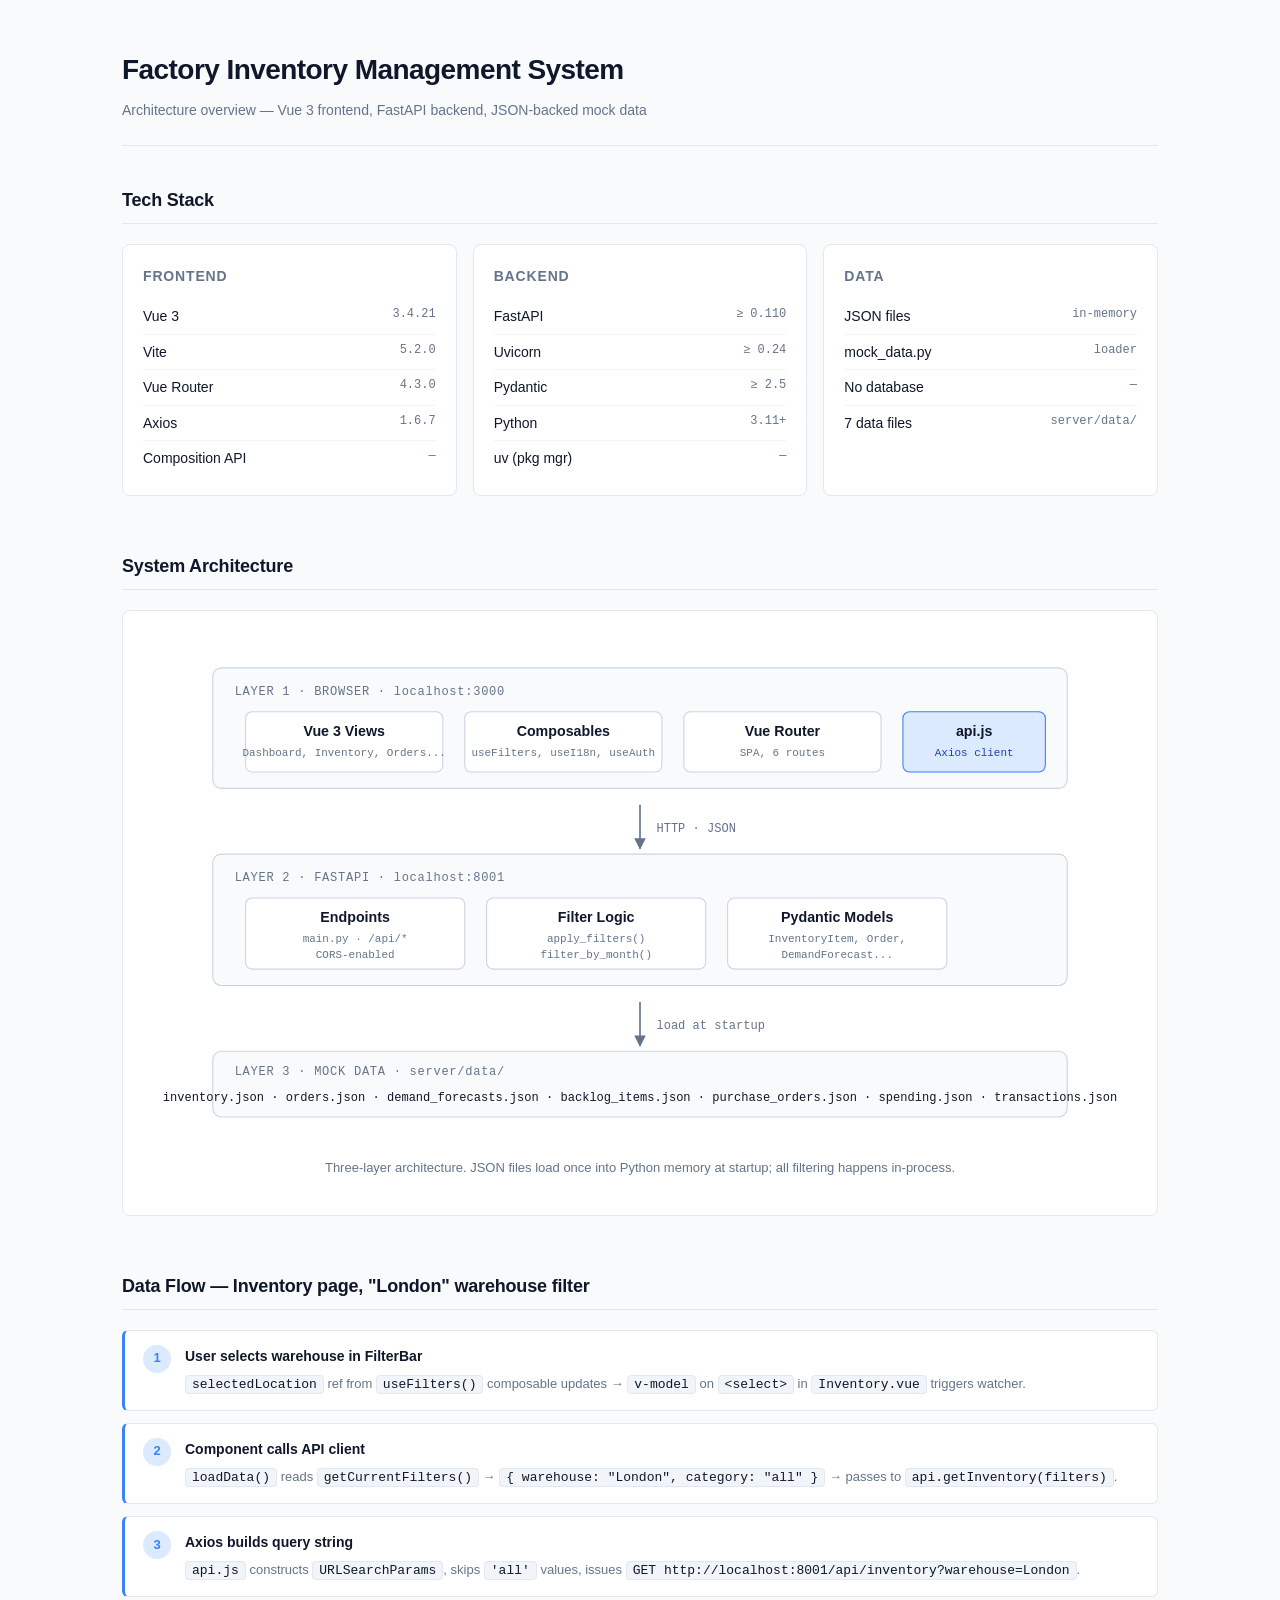
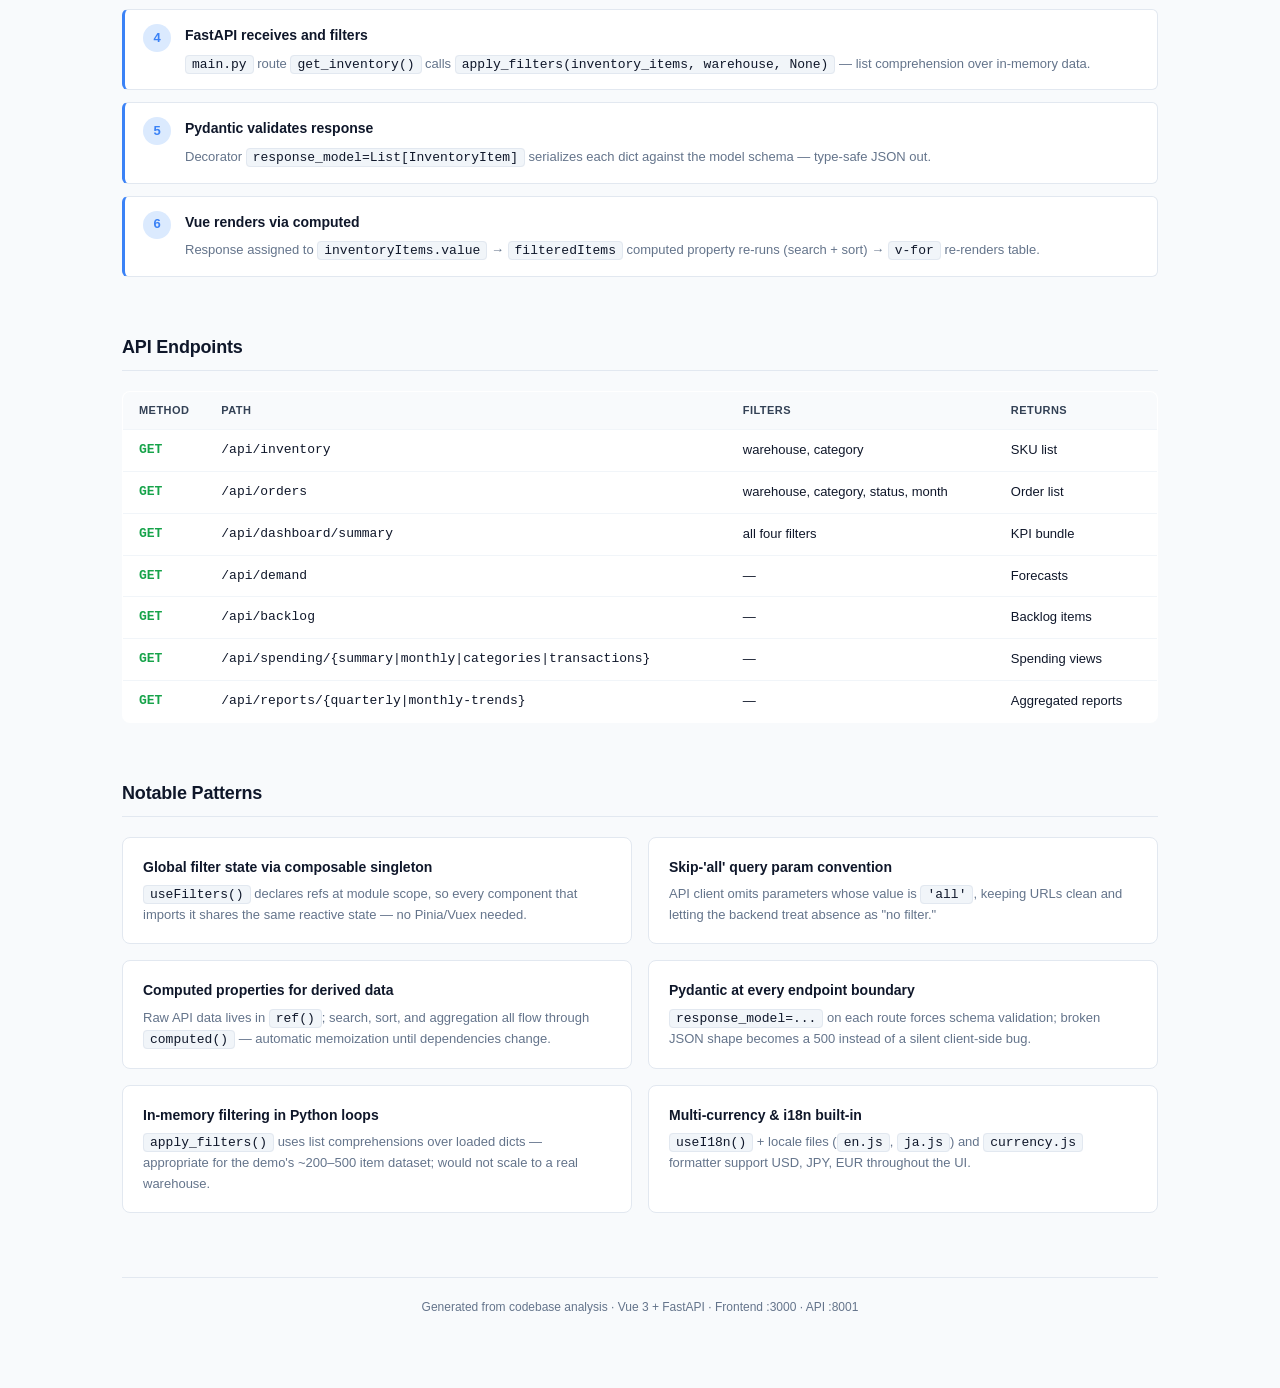
<file: docs/architecture.html>
<!DOCTYPE html>
<html lang="en">
<head>
  <meta charset="UTF-8" />
  <meta name="viewport" content="width=device-width, initial-scale=1.0" />
  <title>Architecture — Factory Inventory Management System</title>
  <style>
    :root {
      --slate-900: #0f172a;
      --slate-700: #334155;
      --slate-500: #64748b;
      --slate-300: #cbd5e1;
      --slate-200: #e2e8f0;
      --slate-100: #f1f5f9;
      --slate-50: #f8fafc;
      --accent: #3b82f6;
      --accent-soft: #dbeafe;
      --green: #16a34a;
      --amber: #d97706;
      --red: #dc2626;
      --mono: ui-monospace, SFMono-Regular, "SF Mono", Menlo, Consolas, monospace;
      --sans: -apple-system, BlinkMacSystemFont, "Segoe UI", Roboto, sans-serif;
    }

    * { box-sizing: border-box; }

    body {
      font-family: var(--sans);
      color: var(--slate-900);
      background: var(--slate-50);
      margin: 0;
      line-height: 1.6;
      font-size: 15px;
    }

    .page {
      max-width: 1100px;
      margin: 0 auto;
      padding: 48px 32px 80px;
    }

    header {
      border-bottom: 1px solid var(--slate-200);
      padding-bottom: 24px;
      margin-bottom: 40px;
    }

    h1 {
      font-size: 28px;
      font-weight: 700;
      letter-spacing: -0.02em;
      margin: 0 0 6px;
      color: var(--slate-900);
    }

    .subtitle {
      color: var(--slate-500);
      font-size: 14px;
      margin: 0;
    }

    section {
      margin-bottom: 56px;
    }

    h2 {
      font-size: 18px;
      font-weight: 600;
      letter-spacing: -0.01em;
      margin: 0 0 20px;
      color: var(--slate-900);
      padding-bottom: 8px;
      border-bottom: 1px solid var(--slate-200);
    }

    h3 {
      font-size: 14px;
      font-weight: 600;
      text-transform: uppercase;
      letter-spacing: 0.06em;
      color: var(--slate-500);
      margin: 0 0 12px;
    }

    p { margin: 0 0 12px; color: var(--slate-700); }

    code, .mono {
      font-family: var(--mono);
      font-size: 13px;
      background: var(--slate-100);
      color: var(--slate-900);
      padding: 1px 6px;
      border-radius: 4px;
      border: 1px solid var(--slate-200);
    }

    /* Tech-stack grid */
    .stack {
      display: grid;
      grid-template-columns: repeat(3, 1fr);
      gap: 16px;
    }

    .card {
      background: white;
      border: 1px solid var(--slate-200);
      border-radius: 8px;
      padding: 20px;
    }

    .card h3 { margin-top: 0; }

    .card ul {
      list-style: none;
      padding: 0;
      margin: 0;
    }

    .card li {
      display: flex;
      justify-content: space-between;
      padding: 6px 0;
      border-bottom: 1px solid var(--slate-100);
      font-size: 14px;
    }

    .card li:last-child { border-bottom: none; }

    .card li .name { color: var(--slate-900); font-weight: 500; }
    .card li .version { color: var(--slate-500); font-family: var(--mono); font-size: 12px; }

    /* Architecture diagram */
    .diagram-wrap {
      background: white;
      border: 1px solid var(--slate-200);
      border-radius: 8px;
      padding: 24px;
      overflow-x: auto;
    }

    .diagram-caption {
      font-size: 13px;
      color: var(--slate-500);
      margin-top: 12px;
      text-align: center;
    }

    /* Data flow */
    .flow {
      display: grid;
      grid-template-columns: 1fr;
      gap: 12px;
    }

    .flow-step {
      background: white;
      border: 1px solid var(--slate-200);
      border-left: 3px solid var(--accent);
      border-radius: 6px;
      padding: 14px 18px;
      display: grid;
      grid-template-columns: 28px 1fr;
      gap: 14px;
      align-items: start;
    }

    .flow-step .num {
      width: 28px;
      height: 28px;
      border-radius: 50%;
      background: var(--accent-soft);
      color: var(--accent);
      font-weight: 600;
      font-size: 13px;
      display: flex;
      align-items: center;
      justify-content: center;
    }

    .flow-step .body strong {
      display: block;
      color: var(--slate-900);
      margin-bottom: 4px;
      font-size: 14px;
    }

    .flow-step .body span {
      color: var(--slate-500);
      font-size: 13px;
    }

    /* Pattern list */
    .patterns {
      display: grid;
      grid-template-columns: repeat(2, 1fr);
      gap: 16px;
    }

    .pattern {
      background: white;
      border: 1px solid var(--slate-200);
      border-radius: 8px;
      padding: 18px 20px;
    }

    .pattern h4 {
      margin: 0 0 6px;
      font-size: 14px;
      font-weight: 600;
      color: var(--slate-900);
    }

    .pattern p {
      margin: 0;
      font-size: 13px;
      color: var(--slate-500);
      line-height: 1.55;
    }

    /* Endpoints table */
    .endpoints {
      width: 100%;
      border-collapse: collapse;
      background: white;
      border: 1px solid var(--slate-200);
      border-radius: 8px;
      overflow: hidden;
      font-size: 13px;
    }

    .endpoints th, .endpoints td {
      text-align: left;
      padding: 10px 16px;
      border-bottom: 1px solid var(--slate-100);
    }

    .endpoints th {
      background: var(--slate-50);
      font-weight: 600;
      color: var(--slate-700);
      text-transform: uppercase;
      letter-spacing: 0.04em;
      font-size: 11px;
    }

    .endpoints td.method {
      font-family: var(--mono);
      color: var(--green);
      font-weight: 600;
      width: 60px;
    }

    .endpoints td.path {
      font-family: var(--mono);
      color: var(--slate-900);
    }

    .endpoints tr:last-child td { border-bottom: none; }

    footer {
      margin-top: 64px;
      padding-top: 20px;
      border-top: 1px solid var(--slate-200);
      font-size: 12px;
      color: var(--slate-500);
      text-align: center;
    }

    @media (max-width: 720px) {
      .stack, .patterns { grid-template-columns: 1fr; }
      .page { padding: 24px 16px 60px; }
    }
  </style>
</head>
<body>
  <div class="page">

    <header>
      <h1>Factory Inventory Management System</h1>
      <p class="subtitle">Architecture overview — Vue 3 frontend, FastAPI backend, JSON-backed mock data</p>
    </header>

    <!-- TECH STACK -->
    <section>
      <h2>Tech Stack</h2>
      <div class="stack">
        <div class="card">
          <h3>Frontend</h3>
          <ul>
            <li><span class="name">Vue 3</span><span class="version">3.4.21</span></li>
            <li><span class="name">Vite</span><span class="version">5.2.0</span></li>
            <li><span class="name">Vue Router</span><span class="version">4.3.0</span></li>
            <li><span class="name">Axios</span><span class="version">1.6.7</span></li>
            <li><span class="name">Composition API</span><span class="version">—</span></li>
          </ul>
        </div>
        <div class="card">
          <h3>Backend</h3>
          <ul>
            <li><span class="name">FastAPI</span><span class="version">&ge; 0.110</span></li>
            <li><span class="name">Uvicorn</span><span class="version">&ge; 0.24</span></li>
            <li><span class="name">Pydantic</span><span class="version">&ge; 2.5</span></li>
            <li><span class="name">Python</span><span class="version">3.11+</span></li>
            <li><span class="name">uv (pkg mgr)</span><span class="version">—</span></li>
          </ul>
        </div>
        <div class="card">
          <h3>Data</h3>
          <ul>
            <li><span class="name">JSON files</span><span class="version">in-memory</span></li>
            <li><span class="name">mock_data.py</span><span class="version">loader</span></li>
            <li><span class="name">No database</span><span class="version">—</span></li>
            <li><span class="name">7 data files</span><span class="version">server/data/</span></li>
          </ul>
        </div>
      </div>
    </section>

    <!-- ARCHITECTURE DIAGRAM -->
    <section>
      <h2>System Architecture</h2>
      <div class="diagram-wrap">
        <svg viewBox="0 0 900 460" width="100%" preserveAspectRatio="xMidYMid meet" role="img" aria-label="Three-layer architecture diagram">
          <defs>
            <marker id="arrow" viewBox="0 0 10 10" refX="9" refY="5" markerWidth="7" markerHeight="7" orient="auto-start-reverse">
              <path d="M0,0 L10,5 L0,10 z" fill="#64748b" />
            </marker>
          </defs>

          <!-- BROWSER / CLIENT LAYER -->
          <rect x="60" y="30" width="780" height="110" rx="8" fill="#f8fafc" stroke="#cbd5e1" stroke-width="1" />
          <text x="80" y="55" font-family="ui-monospace, monospace" font-size="11" fill="#64748b" letter-spacing="0.06em">LAYER 1 · BROWSER · localhost:3000</text>

          <rect x="90" y="70" width="180" height="55" rx="6" fill="white" stroke="#cbd5e1" />
          <text x="180" y="92" text-anchor="middle" font-family="-apple-system, sans-serif" font-size="13" font-weight="600" fill="#0f172a">Vue 3 Views</text>
          <text x="180" y="110" text-anchor="middle" font-family="ui-monospace, monospace" font-size="10" fill="#64748b">Dashboard, Inventory, Orders...</text>

          <rect x="290" y="70" width="180" height="55" rx="6" fill="white" stroke="#cbd5e1" />
          <text x="380" y="92" text-anchor="middle" font-family="-apple-system, sans-serif" font-size="13" font-weight="600" fill="#0f172a">Composables</text>
          <text x="380" y="110" text-anchor="middle" font-family="ui-monospace, monospace" font-size="10" fill="#64748b">useFilters, useI18n, useAuth</text>

          <rect x="490" y="70" width="180" height="55" rx="6" fill="white" stroke="#cbd5e1" />
          <text x="580" y="92" text-anchor="middle" font-family="-apple-system, sans-serif" font-size="13" font-weight="600" fill="#0f172a">Vue Router</text>
          <text x="580" y="110" text-anchor="middle" font-family="ui-monospace, monospace" font-size="10" fill="#64748b">SPA, 6 routes</text>

          <rect x="690" y="70" width="130" height="55" rx="6" fill="#dbeafe" stroke="#3b82f6" />
          <text x="755" y="92" text-anchor="middle" font-family="-apple-system, sans-serif" font-size="13" font-weight="600" fill="#0f172a">api.js</text>
          <text x="755" y="110" text-anchor="middle" font-family="ui-monospace, monospace" font-size="10" fill="#1e40af">Axios client</text>

          <!-- Arrow down: client → backend -->
          <line x1="450" y1="155" x2="450" y2="195" stroke="#64748b" stroke-width="1.5" marker-end="url(#arrow)" />
          <text x="465" y="180" font-family="ui-monospace, monospace" font-size="11" fill="#64748b">HTTP · JSON</text>

          <!-- BACKEND LAYER -->
          <rect x="60" y="200" width="780" height="120" rx="8" fill="#f8fafc" stroke="#cbd5e1" stroke-width="1" />
          <text x="80" y="225" font-family="ui-monospace, monospace" font-size="11" fill="#64748b" letter-spacing="0.06em">LAYER 2 · FASTAPI · localhost:8001</text>

          <rect x="90" y="240" width="200" height="65" rx="6" fill="white" stroke="#cbd5e1" />
          <text x="190" y="262" text-anchor="middle" font-family="-apple-system, sans-serif" font-size="13" font-weight="600" fill="#0f172a">Endpoints</text>
          <text x="190" y="280" text-anchor="middle" font-family="ui-monospace, monospace" font-size="10" fill="#64748b">main.py · /api/*</text>
          <text x="190" y="295" text-anchor="middle" font-family="ui-monospace, monospace" font-size="10" fill="#64748b">CORS-enabled</text>

          <rect x="310" y="240" width="200" height="65" rx="6" fill="white" stroke="#cbd5e1" />
          <text x="410" y="262" text-anchor="middle" font-family="-apple-system, sans-serif" font-size="13" font-weight="600" fill="#0f172a">Filter Logic</text>
          <text x="410" y="280" text-anchor="middle" font-family="ui-monospace, monospace" font-size="10" fill="#64748b">apply_filters()</text>
          <text x="410" y="295" text-anchor="middle" font-family="ui-monospace, monospace" font-size="10" fill="#64748b">filter_by_month()</text>

          <rect x="530" y="240" width="200" height="65" rx="6" fill="white" stroke="#cbd5e1" />
          <text x="630" y="262" text-anchor="middle" font-family="-apple-system, sans-serif" font-size="13" font-weight="600" fill="#0f172a">Pydantic Models</text>
          <text x="630" y="280" text-anchor="middle" font-family="ui-monospace, monospace" font-size="10" fill="#64748b">InventoryItem, Order,</text>
          <text x="630" y="295" text-anchor="middle" font-family="ui-monospace, monospace" font-size="10" fill="#64748b">DemandForecast...</text>

          <!-- Arrow down: backend → data -->
          <line x1="450" y1="335" x2="450" y2="375" stroke="#64748b" stroke-width="1.5" marker-end="url(#arrow)" />
          <text x="465" y="360" font-family="ui-monospace, monospace" font-size="11" fill="#64748b">load at startup</text>

          <!-- DATA LAYER -->
          <rect x="60" y="380" width="780" height="60" rx="8" fill="#f8fafc" stroke="#cbd5e1" stroke-width="1" />
          <text x="80" y="402" font-family="ui-monospace, monospace" font-size="11" fill="#64748b" letter-spacing="0.06em">LAYER 3 · MOCK DATA · server/data/</text>

          <text x="450" y="425" text-anchor="middle" font-family="ui-monospace, monospace" font-size="11" fill="#0f172a">
            inventory.json · orders.json · demand_forecasts.json · backlog_items.json · purchase_orders.json · spending.json · transactions.json
          </text>
        </svg>
        <p class="diagram-caption">Three-layer architecture. JSON files load once into Python memory at startup; all filtering happens in-process.</p>
      </div>
    </section>

    <!-- DATA FLOW -->
    <section>
      <h2>Data Flow — Inventory page, "London" warehouse filter</h2>
      <div class="flow">
        <div class="flow-step">
          <div class="num">1</div>
          <div class="body">
            <strong>User selects warehouse in FilterBar</strong>
            <span><code>selectedLocation</code> ref from <code>useFilters()</code> composable updates → <code>v-model</code> on <code>&lt;select&gt;</code> in <code>Inventory.vue</code> triggers watcher.</span>
          </div>
        </div>
        <div class="flow-step">
          <div class="num">2</div>
          <div class="body">
            <strong>Component calls API client</strong>
            <span><code>loadData()</code> reads <code>getCurrentFilters()</code> → <code>{ warehouse: "London", category: "all" }</code> → passes to <code>api.getInventory(filters)</code>.</span>
          </div>
        </div>
        <div class="flow-step">
          <div class="num">3</div>
          <div class="body">
            <strong>Axios builds query string</strong>
            <span><code>api.js</code> constructs <code>URLSearchParams</code>, skips <code>'all'</code> values, issues <code>GET http://localhost:8001/api/inventory?warehouse=London</code>.</span>
          </div>
        </div>
        <div class="flow-step">
          <div class="num">4</div>
          <div class="body">
            <strong>FastAPI receives and filters</strong>
            <span><code>main.py</code> route <code>get_inventory()</code> calls <code>apply_filters(inventory_items, warehouse, None)</code> — list comprehension over in-memory data.</span>
          </div>
        </div>
        <div class="flow-step">
          <div class="num">5</div>
          <div class="body">
            <strong>Pydantic validates response</strong>
            <span>Decorator <code>response_model=List[InventoryItem]</code> serializes each dict against the model schema — type-safe JSON out.</span>
          </div>
        </div>
        <div class="flow-step">
          <div class="num">6</div>
          <div class="body">
            <strong>Vue renders via computed</strong>
            <span>Response assigned to <code>inventoryItems.value</code> → <code>filteredItems</code> computed property re-runs (search + sort) → <code>v-for</code> re-renders table.</span>
          </div>
        </div>
      </div>
    </section>

    <!-- ENDPOINTS -->
    <section>
      <h2>API Endpoints</h2>
      <table class="endpoints">
        <thead>
          <tr><th>Method</th><th>Path</th><th>Filters</th><th>Returns</th></tr>
        </thead>
        <tbody>
          <tr><td class="method">GET</td><td class="path">/api/inventory</td><td>warehouse, category</td><td>SKU list</td></tr>
          <tr><td class="method">GET</td><td class="path">/api/orders</td><td>warehouse, category, status, month</td><td>Order list</td></tr>
          <tr><td class="method">GET</td><td class="path">/api/dashboard/summary</td><td>all four filters</td><td>KPI bundle</td></tr>
          <tr><td class="method">GET</td><td class="path">/api/demand</td><td>—</td><td>Forecasts</td></tr>
          <tr><td class="method">GET</td><td class="path">/api/backlog</td><td>—</td><td>Backlog items</td></tr>
          <tr><td class="method">GET</td><td class="path">/api/spending/{summary|monthly|categories|transactions}</td><td>—</td><td>Spending views</td></tr>
          <tr><td class="method">GET</td><td class="path">/api/reports/{quarterly|monthly-trends}</td><td>—</td><td>Aggregated reports</td></tr>
        </tbody>
      </table>
    </section>

    <!-- PATTERNS -->
    <section>
      <h2>Notable Patterns</h2>
      <div class="patterns">
        <div class="pattern">
          <h4>Global filter state via composable singleton</h4>
          <p><code>useFilters()</code> declares refs at module scope, so every component that imports it shares the same reactive state — no Pinia/Vuex needed.</p>
        </div>
        <div class="pattern">
          <h4>Skip-'all' query param convention</h4>
          <p>API client omits parameters whose value is <code>'all'</code>, keeping URLs clean and letting the backend treat absence as "no filter."</p>
        </div>
        <div class="pattern">
          <h4>Computed properties for derived data</h4>
          <p>Raw API data lives in <code>ref()</code>; search, sort, and aggregation all flow through <code>computed()</code> — automatic memoization until dependencies change.</p>
        </div>
        <div class="pattern">
          <h4>Pydantic at every endpoint boundary</h4>
          <p><code>response_model=...</code> on each route forces schema validation; broken JSON shape becomes a 500 instead of a silent client-side bug.</p>
        </div>
        <div class="pattern">
          <h4>In-memory filtering in Python loops</h4>
          <p><code>apply_filters()</code> uses list comprehensions over loaded dicts — appropriate for the demo's ~200–500 item dataset; would not scale to a real warehouse.</p>
        </div>
        <div class="pattern">
          <h4>Multi-currency &amp; i18n built-in</h4>
          <p><code>useI18n()</code> + locale files (<code>en.js</code>, <code>ja.js</code>) and <code>currency.js</code> formatter support USD, JPY, EUR throughout the UI.</p>
        </div>
      </div>
    </section>

    <footer>
      Generated from codebase analysis · Vue 3 + FastAPI · Frontend :3000 · API :8001
    </footer>

  </div>
</body>
</html>
</file>
